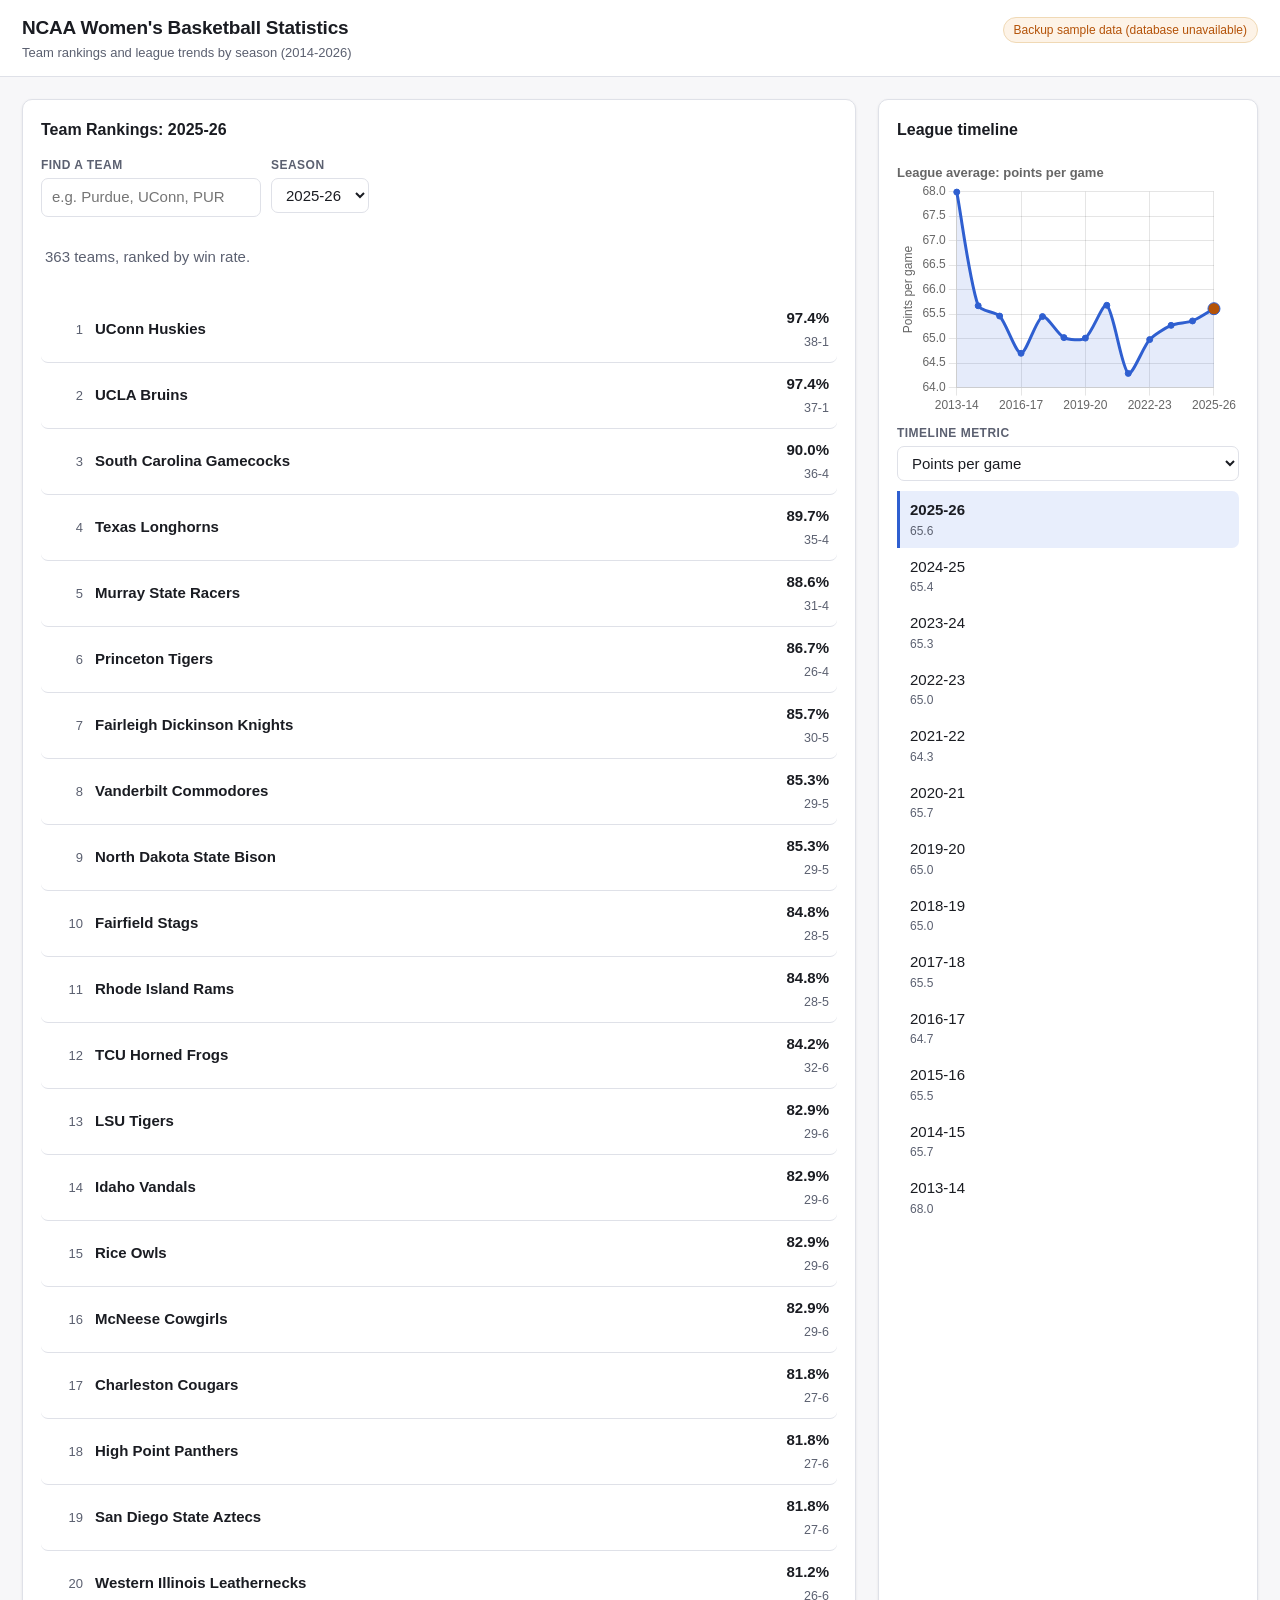
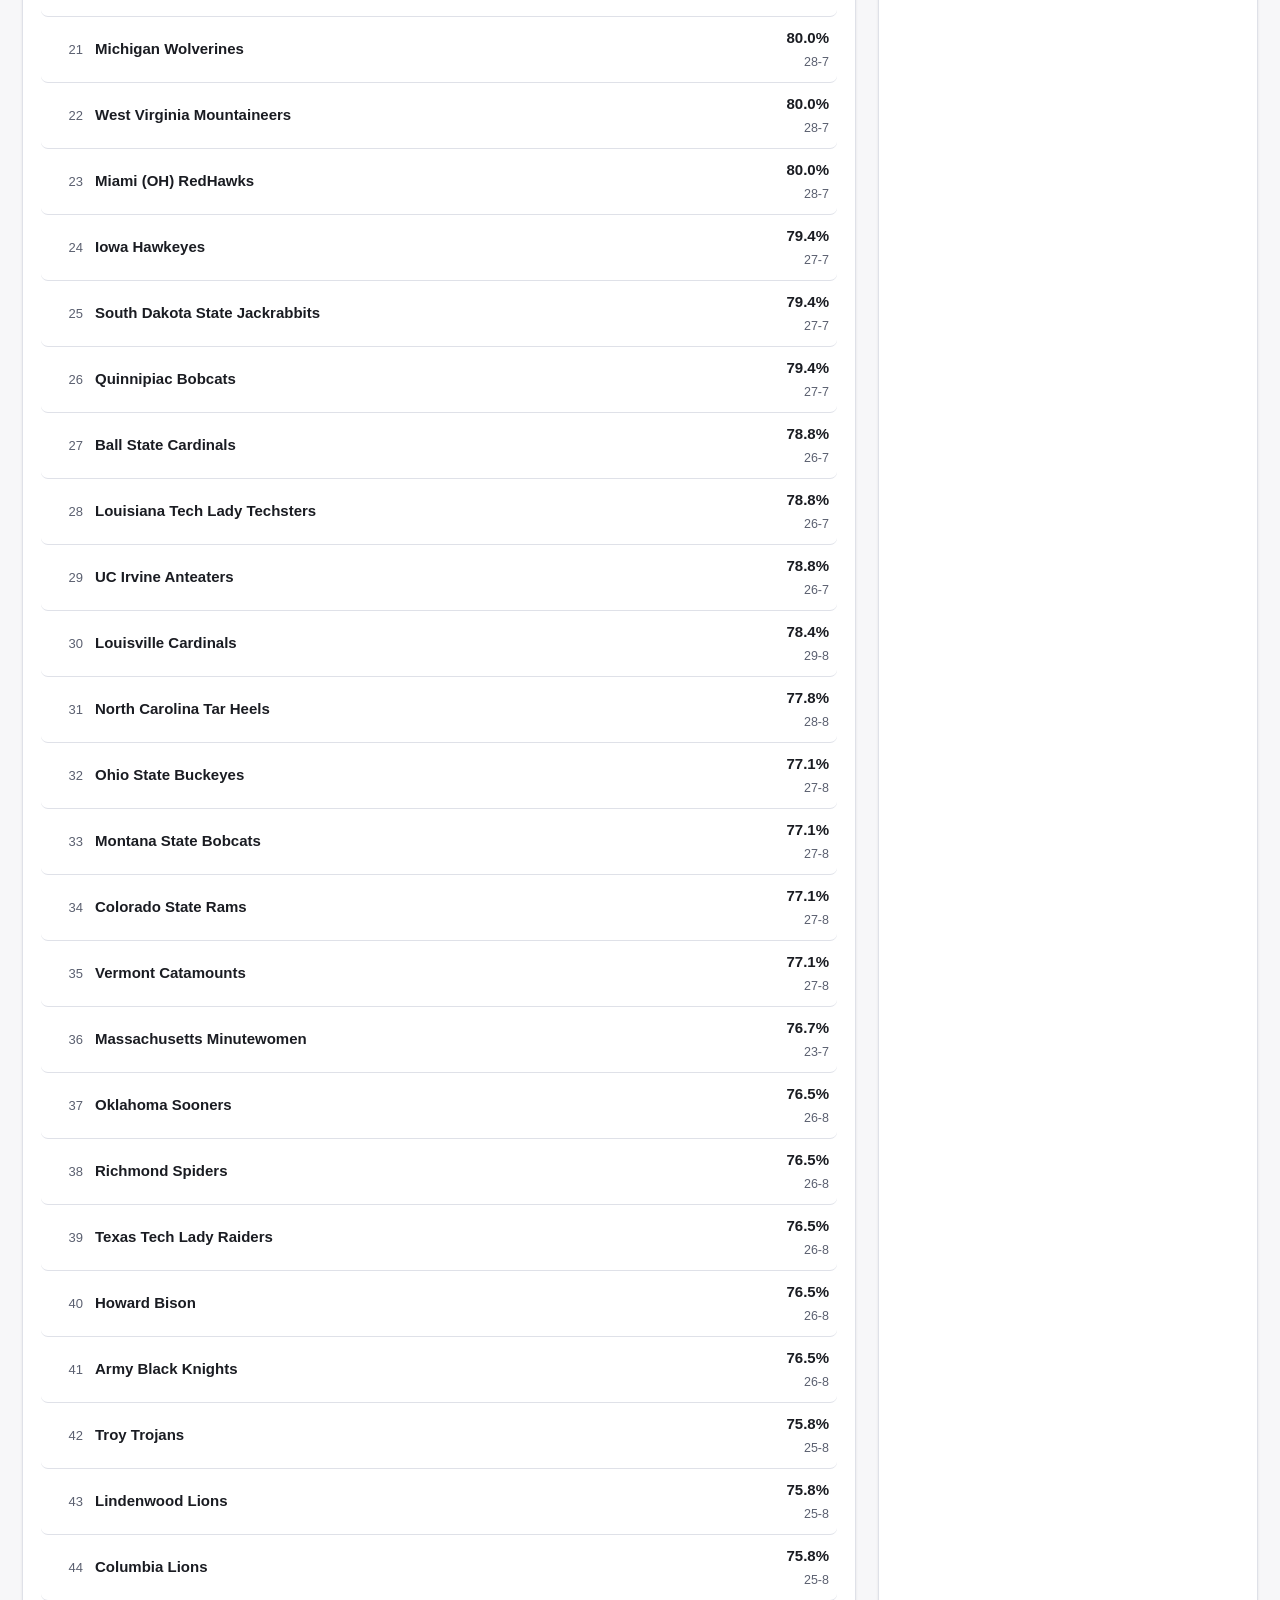
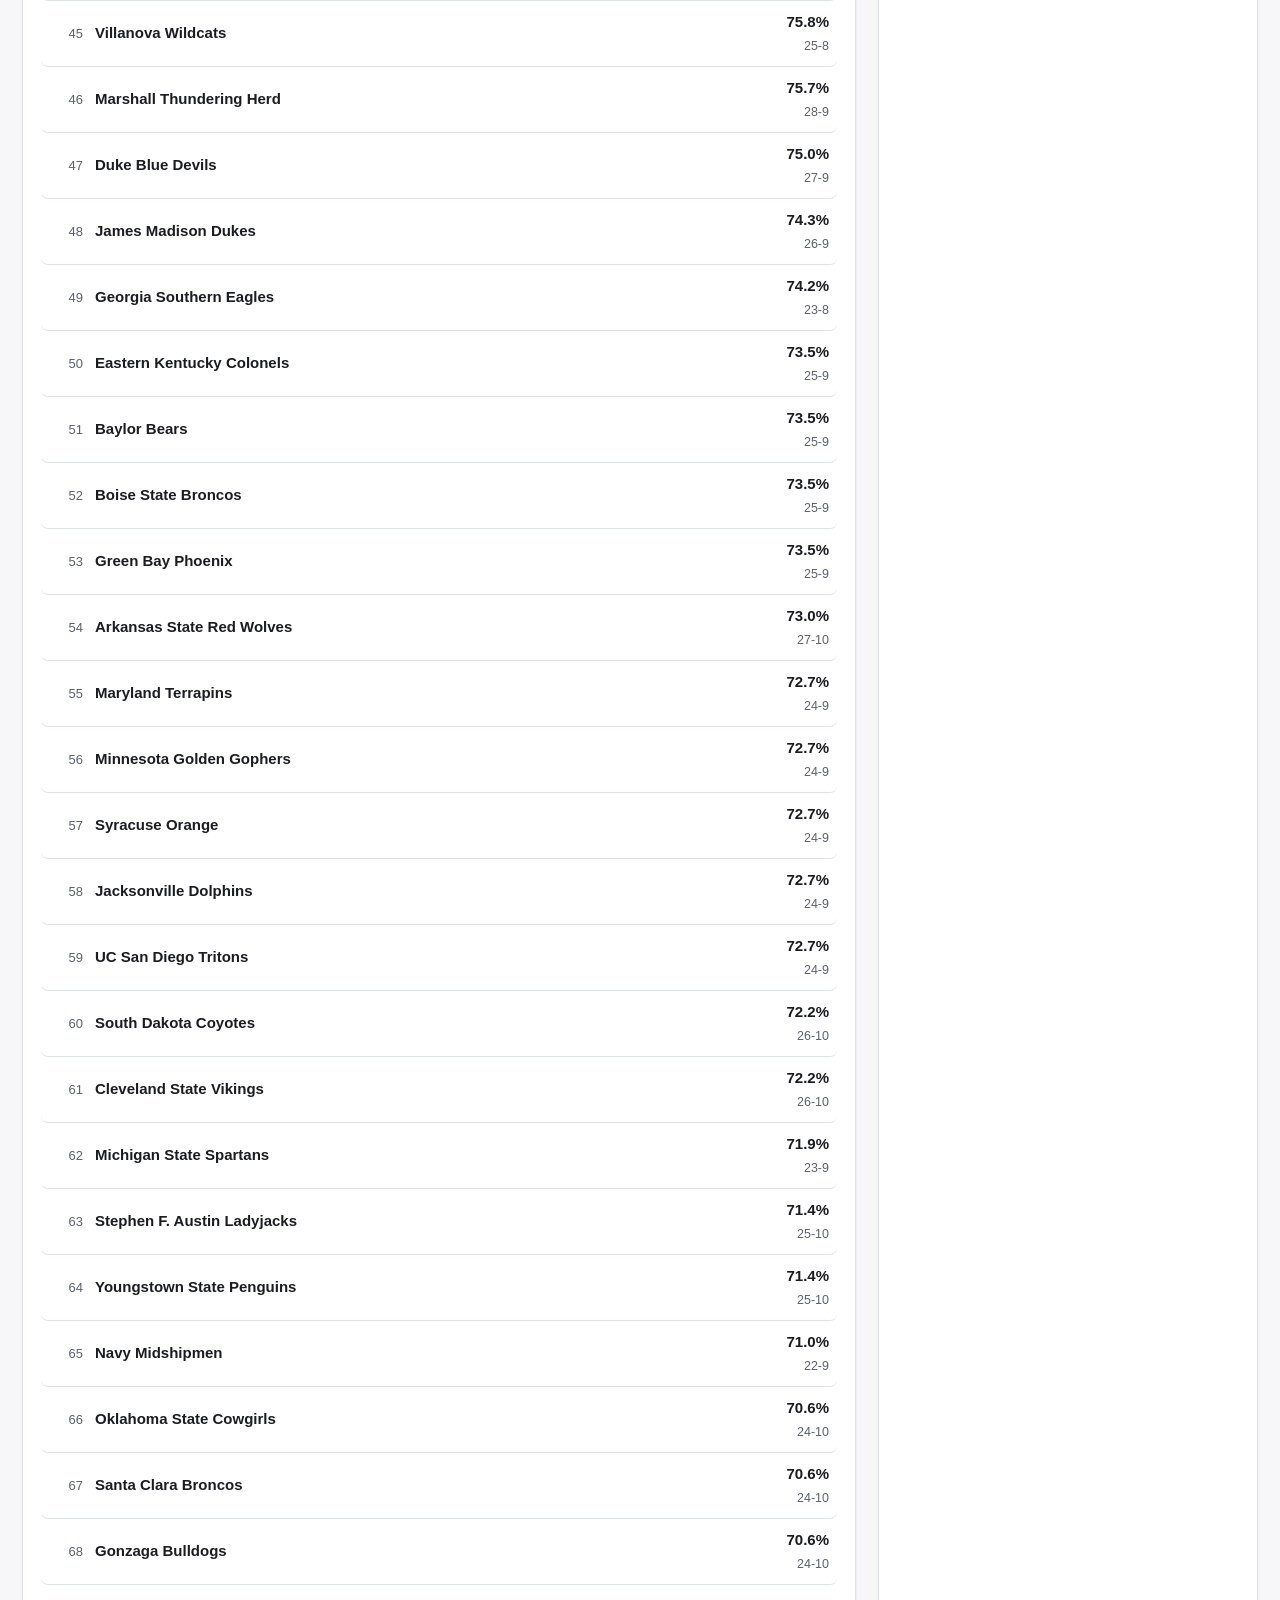
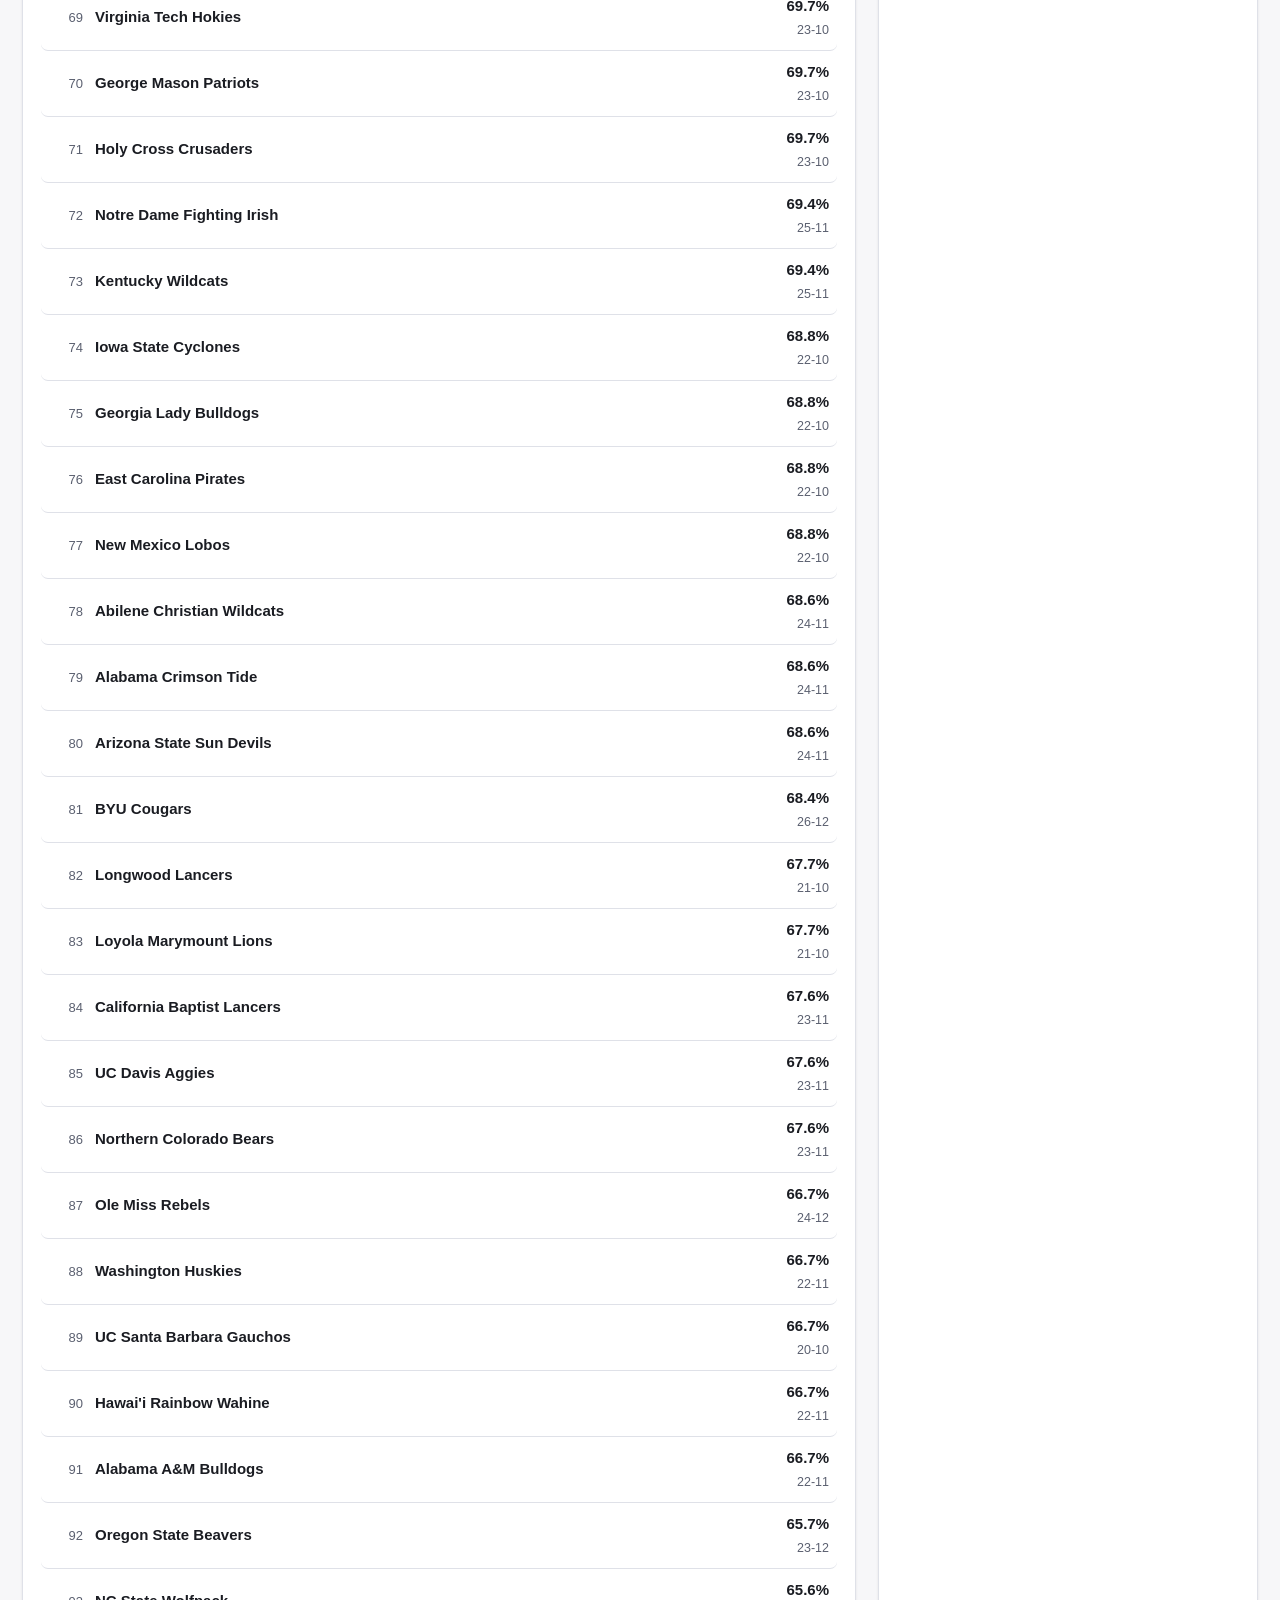
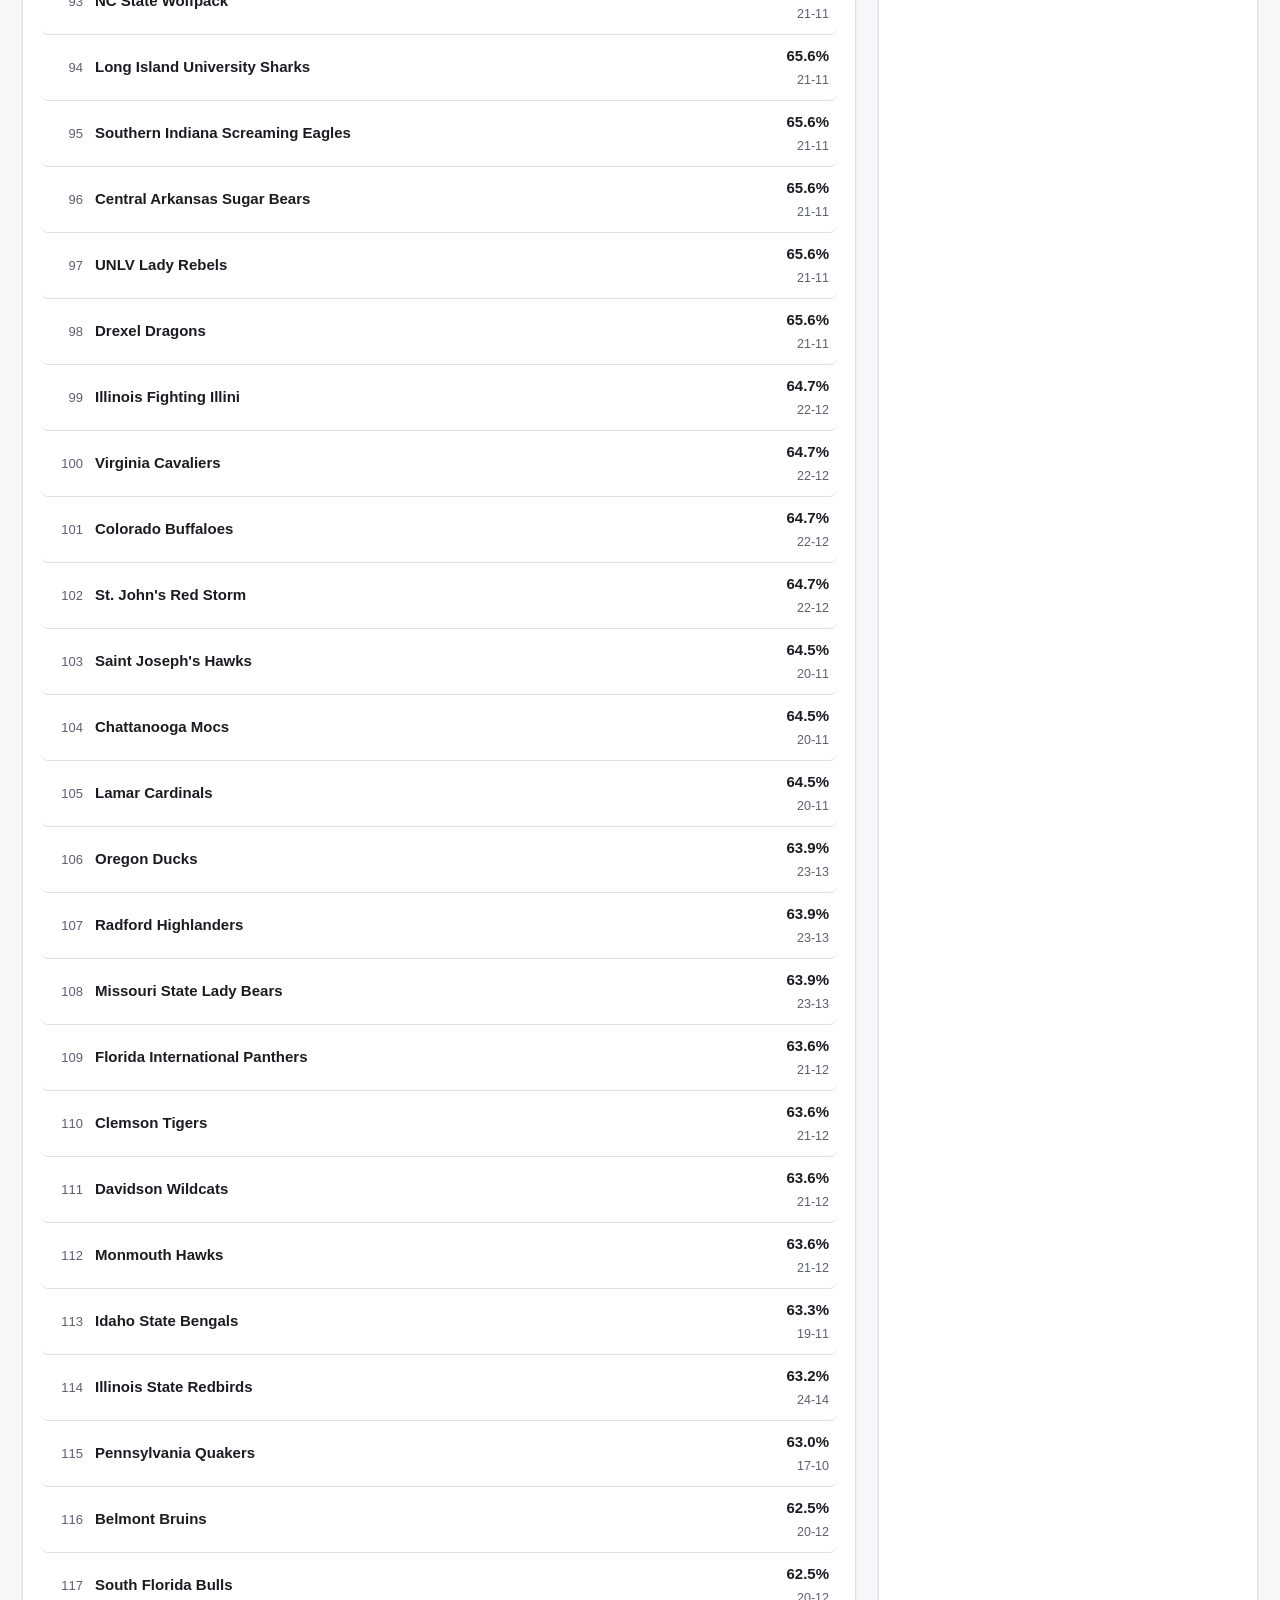
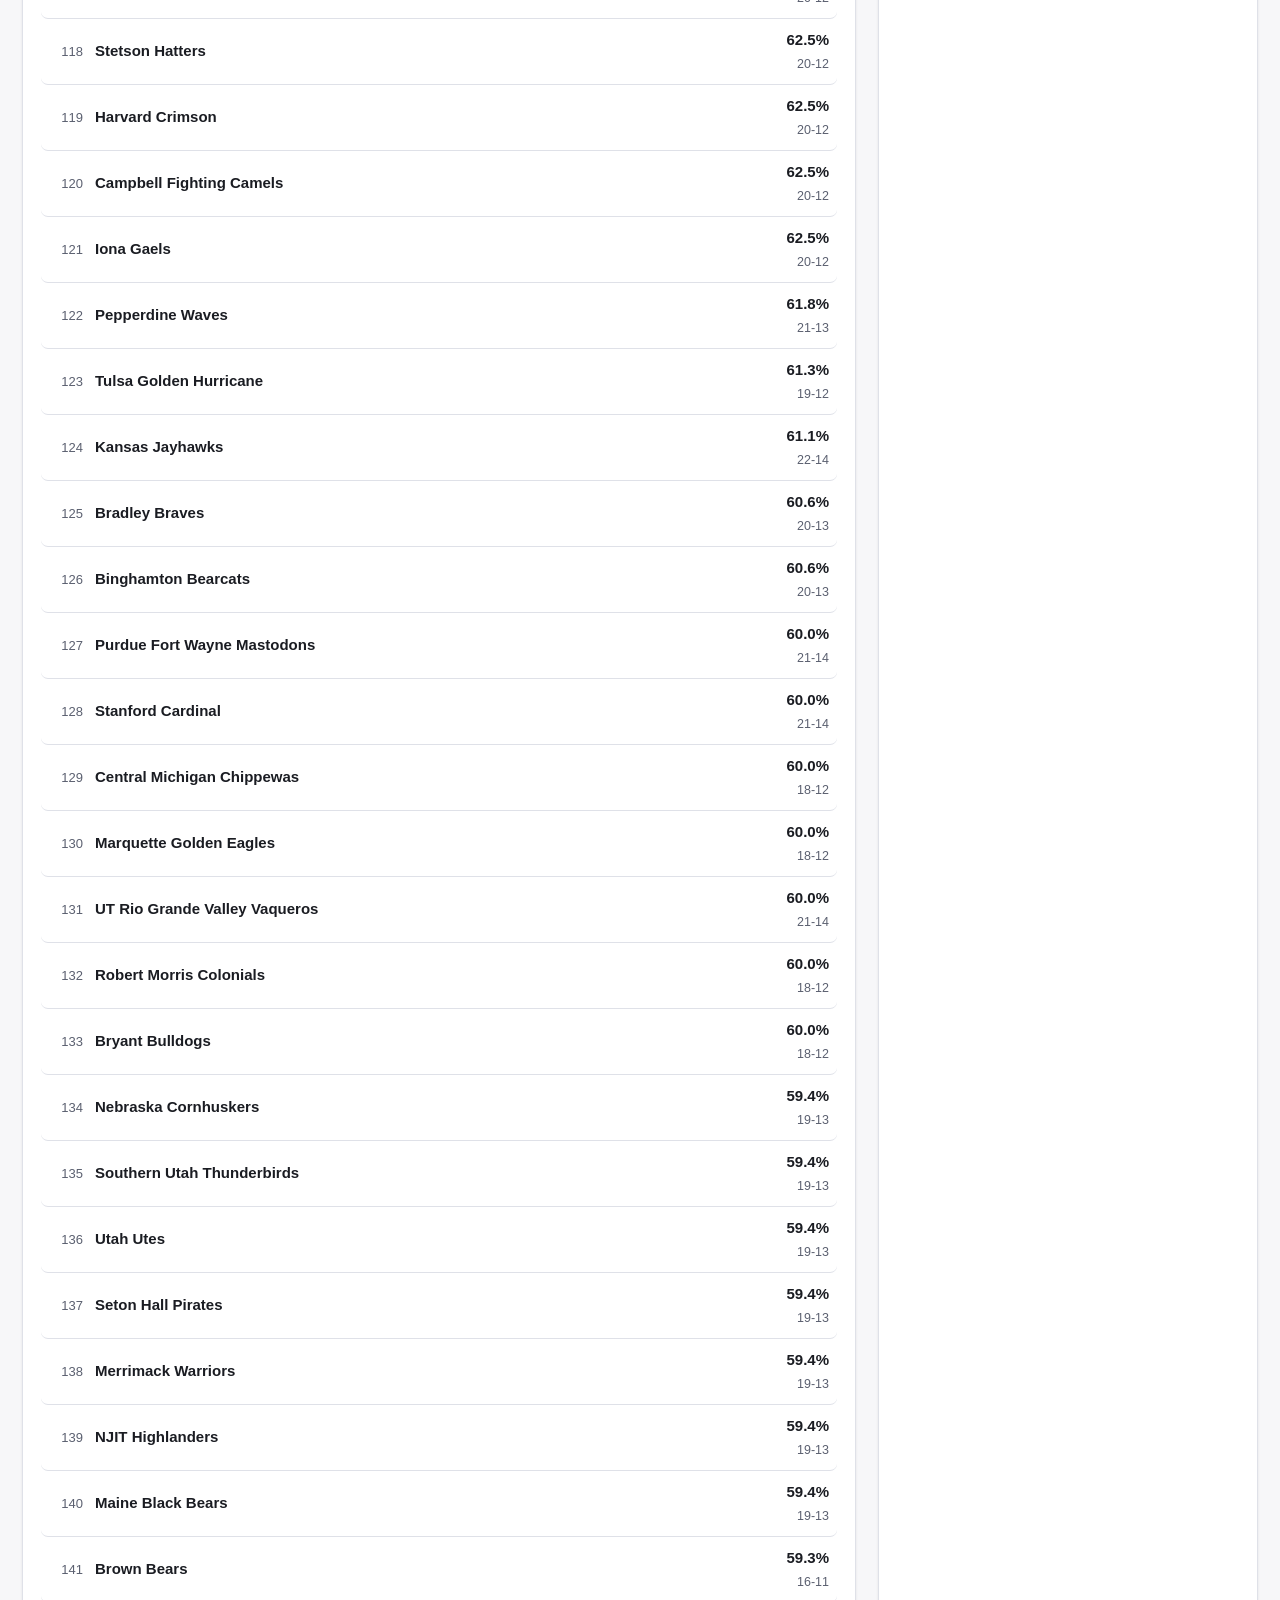
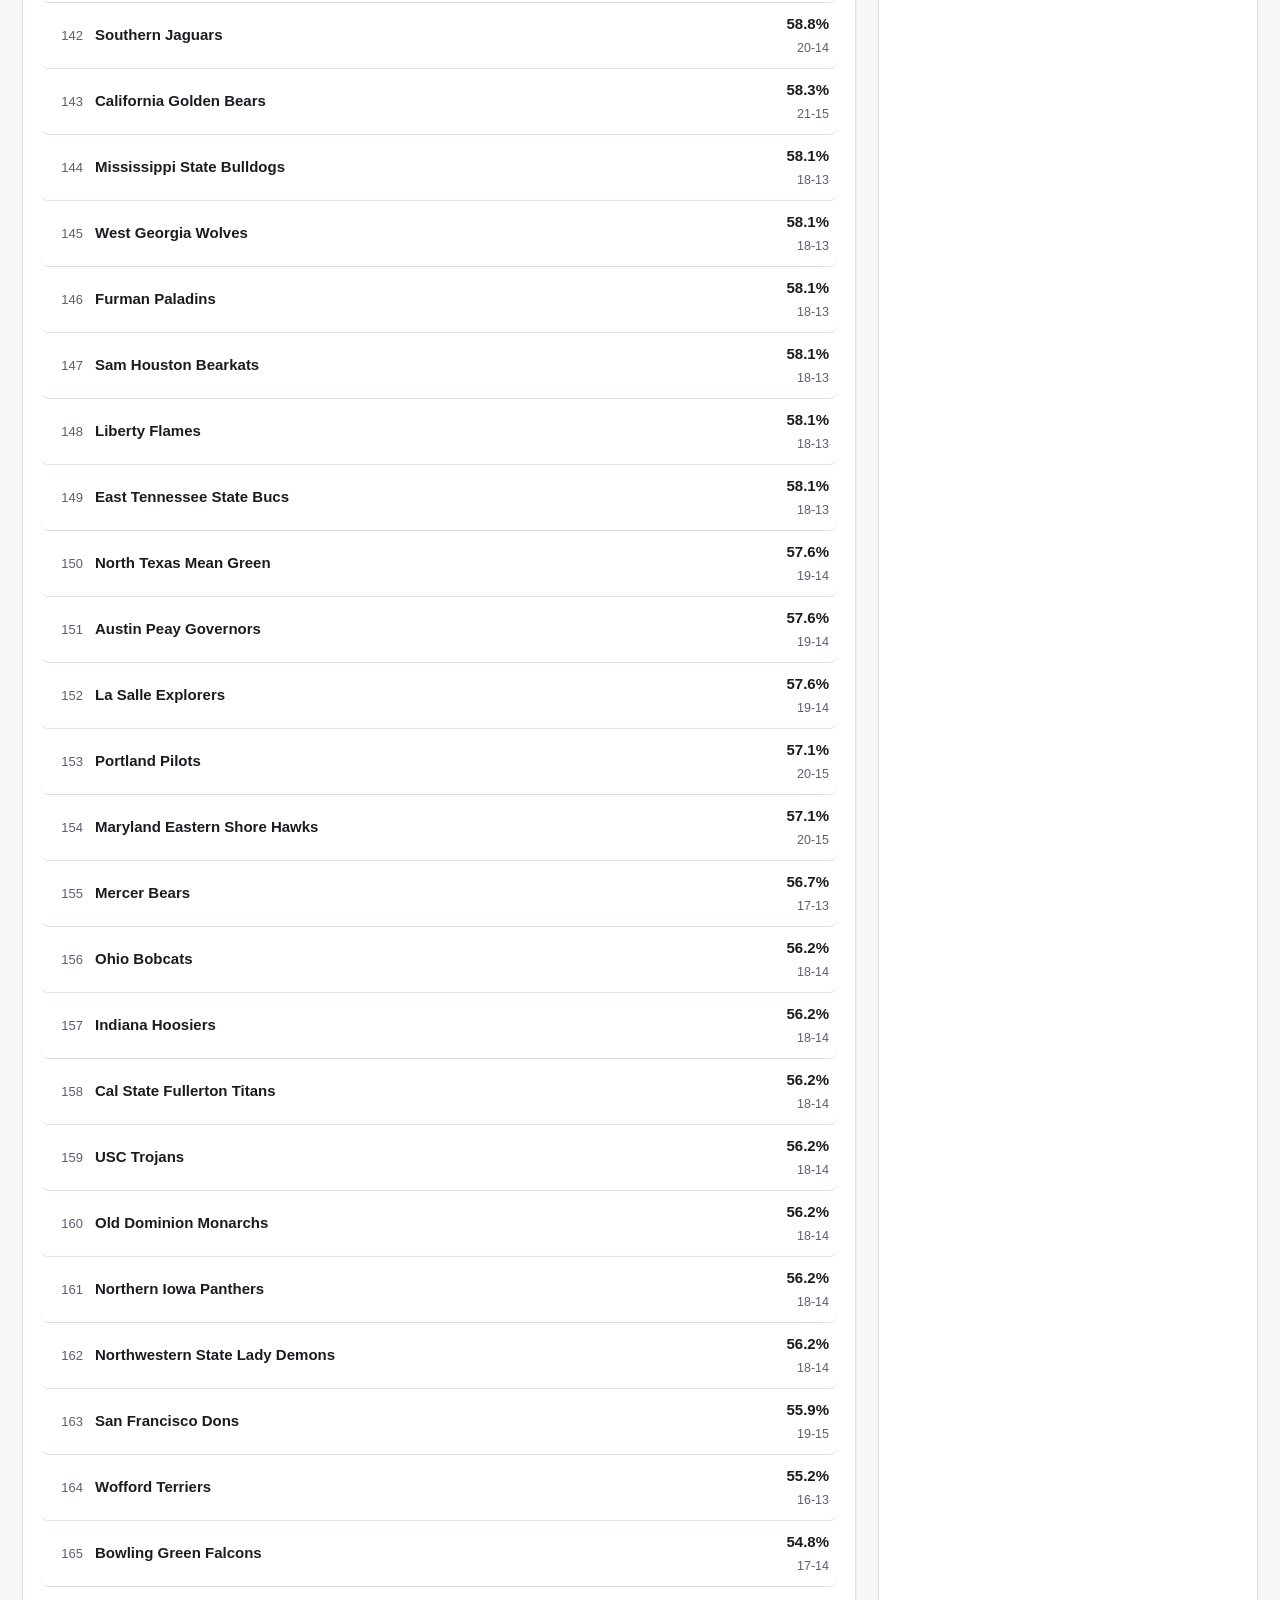
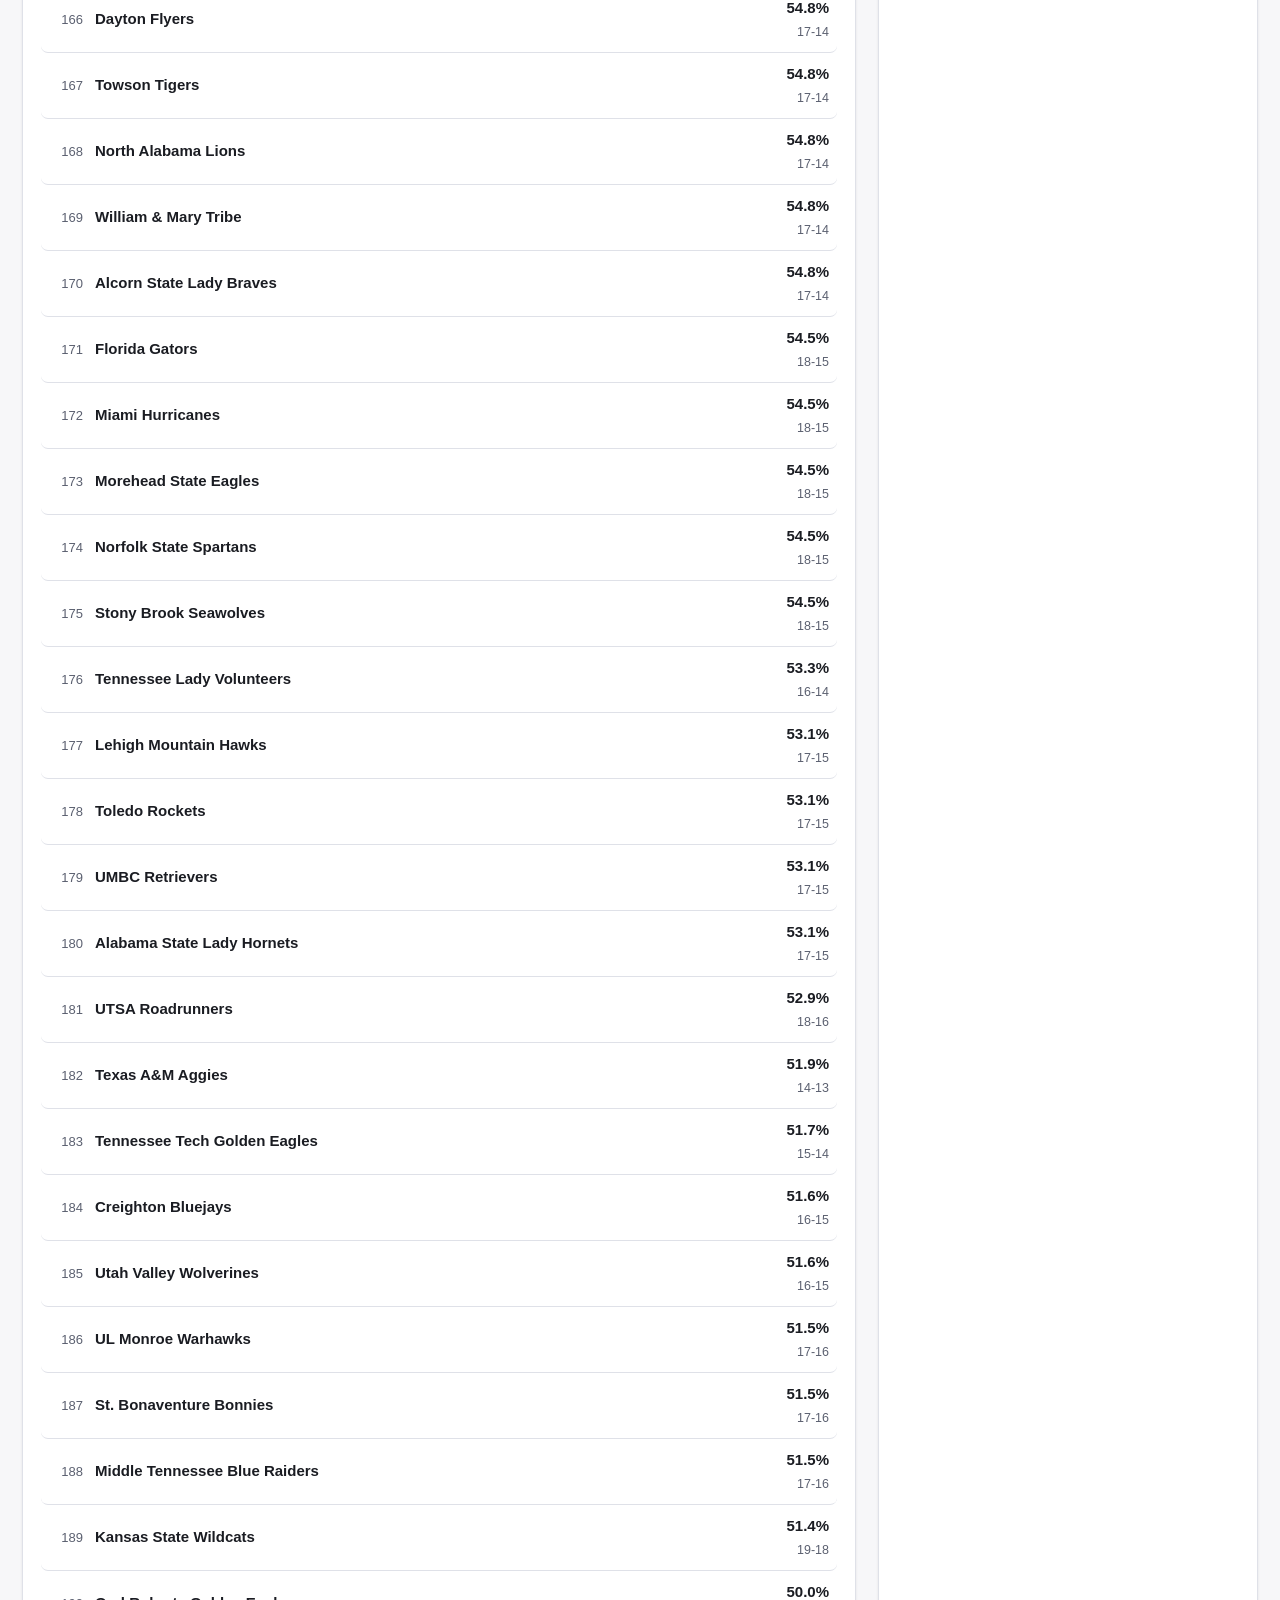
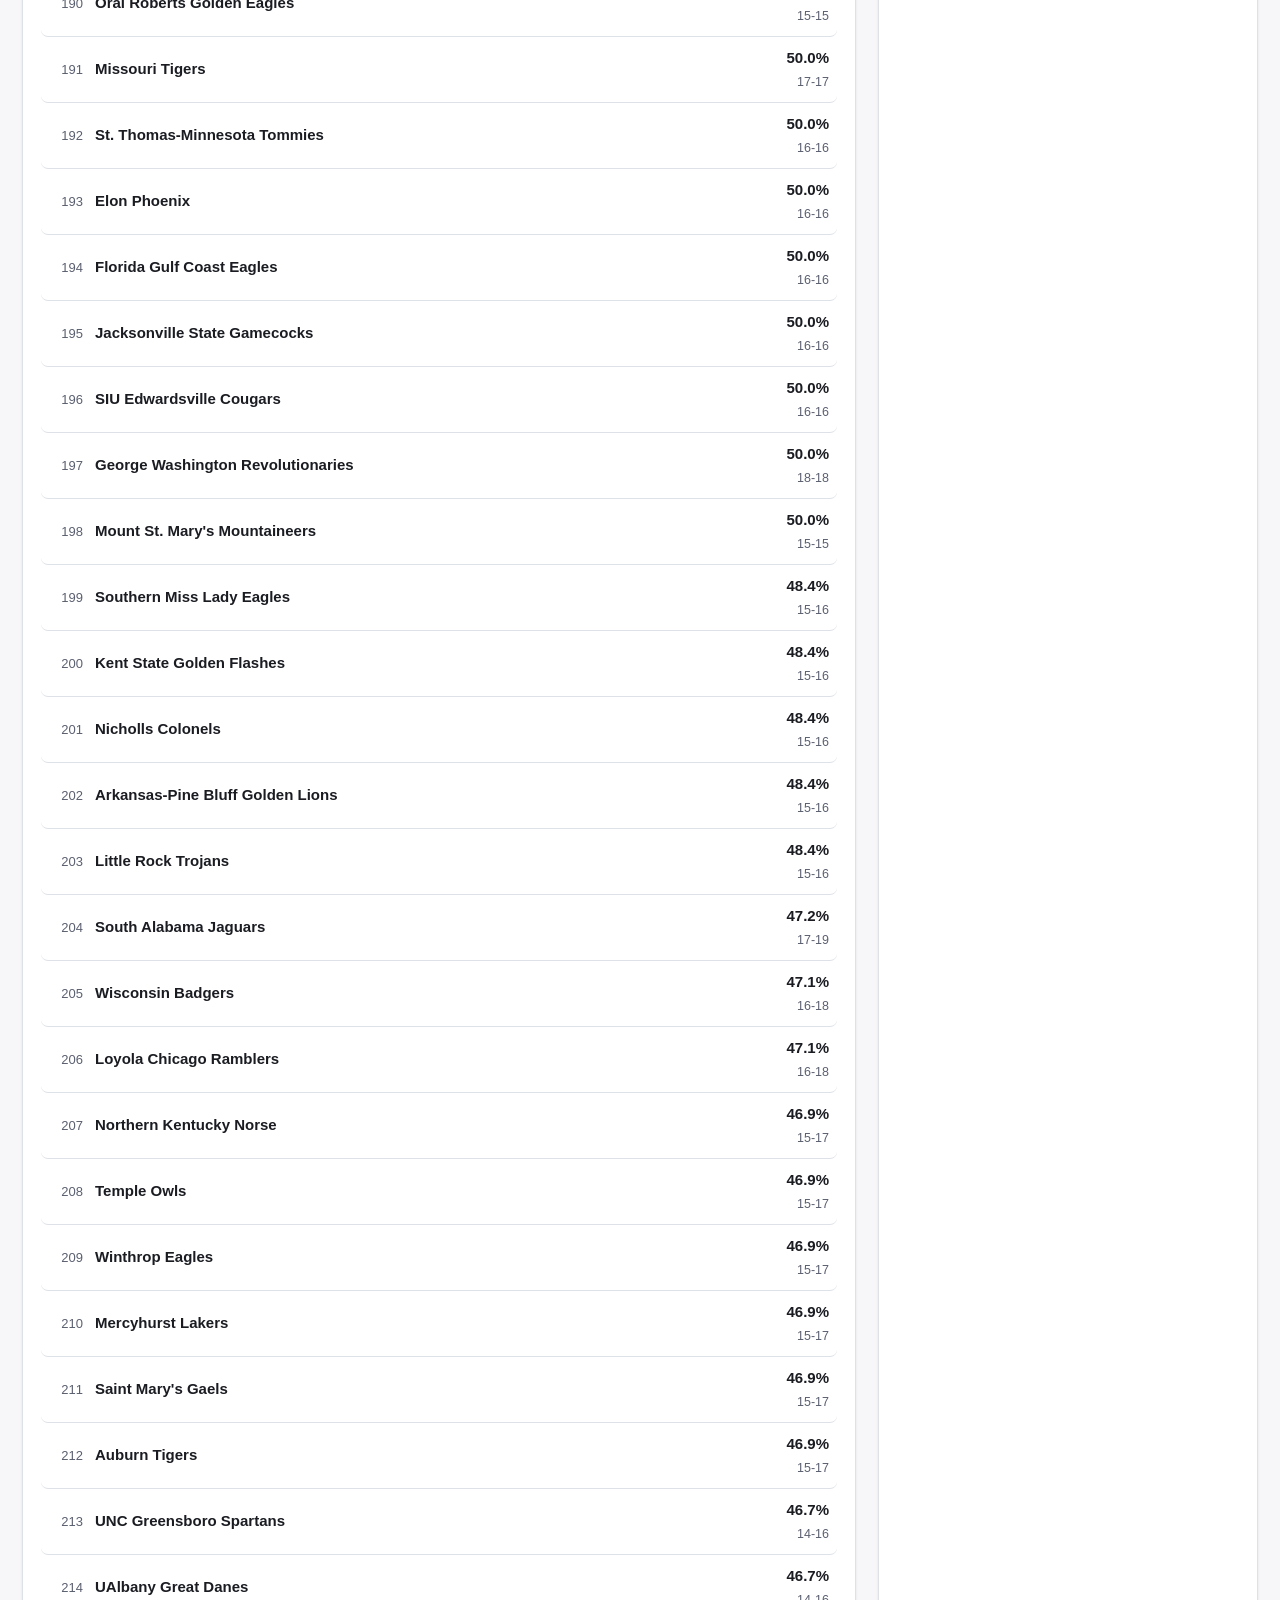
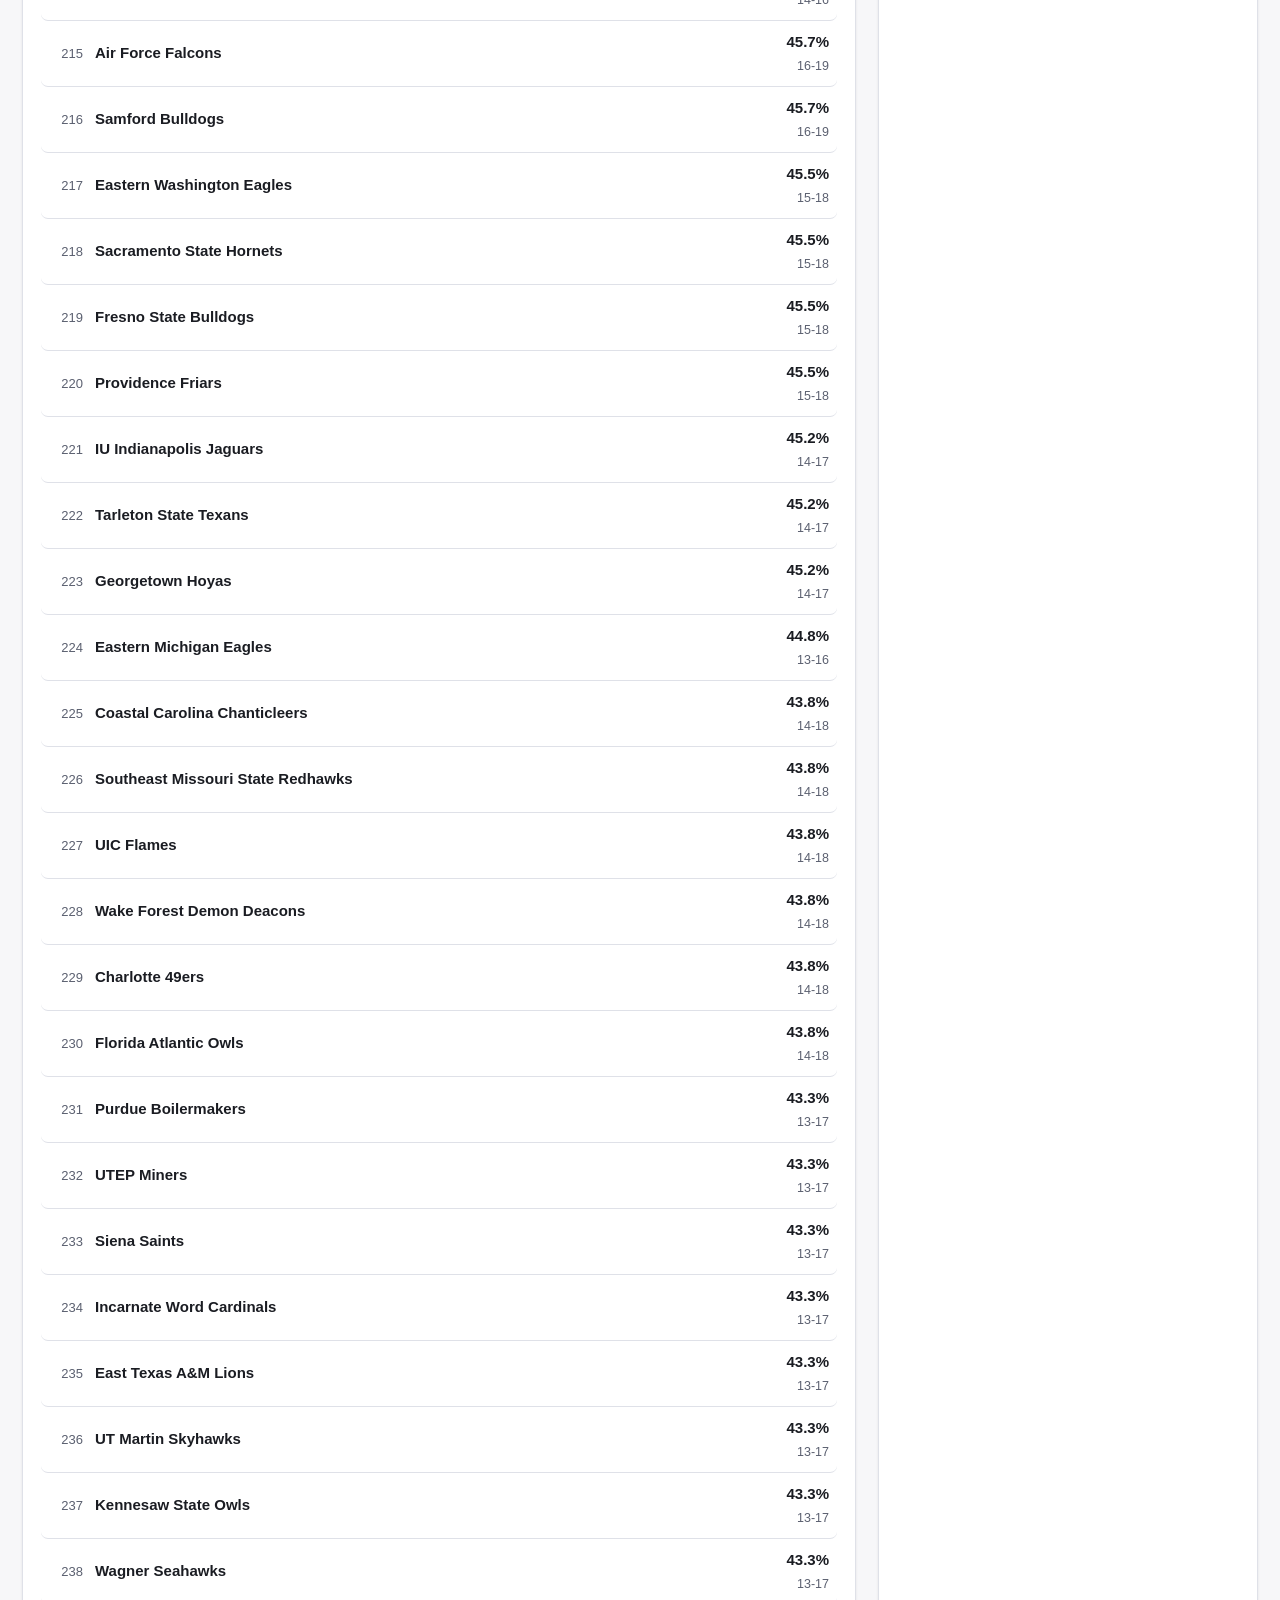
<file: index.html>
<!DOCTYPE html>
<html lang="en">
<head>
  <meta charset="utf-8">
  <meta name="viewport" content="width=device-width, initial-scale=1">
  <title>NCAA Women's Basketball - Season Overview</title>
  <link rel="stylesheet" href="css/styles.css">
</head>
<body>
  <a class="skip-link" href="#team-list">Skip to team rankings</a>

  <header class="masthead">
    <div class="masthead-inner">
      <div>
        <h1>NCAA Women's Basketball Statistics</h1>
        <p class="subtitle">Team rankings and league trends by season (2014-2026)</p>
      </div>
      <span id="source-pill" class="source-pill">Connecting...</span>
    </div>
  </header>

  <main class="layout">
    <section class="panel" aria-labelledby="rankings-heading">
      <h2 id="rankings-heading">Team Rankings: <span id="season-label">...</span></h2>

      <div class="controls">
        <div class="field">
          <label for="search">Find a team</label>
          <input type="search" id="search" placeholder="e.g. Purdue, UConn, PUR"
                 autocomplete="off">
        </div>
        <div class="field">
          <label for="season-select">Season</label>
          <select id="season-select"></select>
        </div>
      </div>

      <p id="list-status" class="status" role="status">Loading teams...</p>
      <ul class="team-list" id="team-list"></ul>
    </section>

    <aside class="panel" aria-labelledby="timeline-heading">
      <h2 id="timeline-heading">League timeline</h2>

      <div class="chart-box">
        <canvas id="trend-chart"
                aria-label="Line chart of league average points, assists and fouls per game by season"
                role="img"></canvas>
      </div>

      <div class="field" style="margin-bottom: 10px;">
        <label for="trend-metric">Timeline metric</label>
        <select id="trend-metric">
          <option value="avg_points">Points per game</option>
          <option value="avg_assists">Assists per game</option>
          <option value="avg_fouls">Fouls per game</option>
          <option value="avg_steals">Steals per game</option>
          <option value="avg_blocks">Blocks per game</option>
          <option value="avg_three_pt_attempts">3-point attempts per game</option>
          <option value="avg_offensive_rebounds">Offensive rebounds per game</option>
          <option value="avg_defensive_rebounds">Defensive rebounds per game</option>
        </select>
      </div>

      <div id="season-timeline" role="list"></div>
    </aside>
  </main>

  <footer class="page-footer">
    Source: NCAA Women's Basketball dataset (BTAA Love Data Week), box scores via ESPN.
    Seasons from 2013-14; teams with fewer than 15 games in a season are excluded.
  </footer>

  <script src="js/chart.umd.min.js"></script>
  <script src="data/sample.js"></script>
  <script src="js/data.js"></script>
  <script src="js/overview.js"></script>
</body>
</html>
</file>
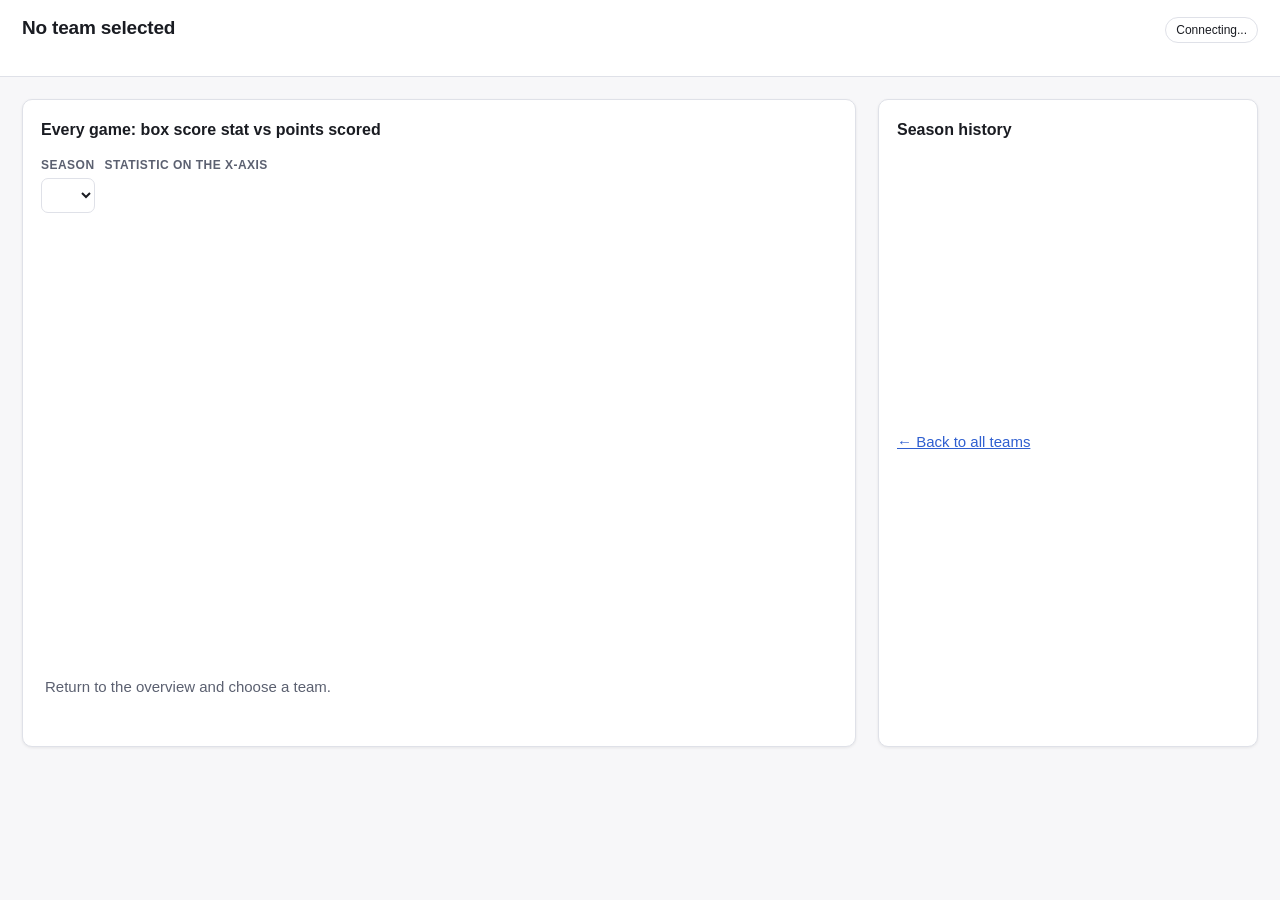
<file: team.html>
<!DOCTYPE html>
<html lang="en">
<head>
  <meta charset="utf-8">
  <meta name="viewport" content="width=device-width, initial-scale=1">
  <title>NCAA Women's Basketball - Team Detail</title>
  <link rel="stylesheet" href="css/styles.css">
</head>
<body>
  <a class="skip-link" href="#scatter-heading">Skip to the game chart</a>

  <header class="masthead">
    <div class="masthead-inner">
      <div>
        <h1 id="team-heading">Loading team...</h1>
        <p class="subtitle" id="team-record">&nbsp;</p>
      </div>
      <span id="source-pill" class="source-pill">Connecting...</span>
    </div>
  </header>

  <main class="layout">
    <section class="panel" aria-labelledby="scatter-heading">
      <h2 id="scatter-heading">Every game: box score stat vs points scored</h2>

      <div class="controls">
        <div class="field">
          <label for="season-select">Season</label>
          <select id="season-select"></select>
        </div>
        <div class="field">
          <label id="stat-label" for="stat-toggles">Statistic on the x-axis</label>
          <div class="toggle-group" id="stat-toggles" role="group"
               aria-labelledby="stat-label"></div>
        </div>
      </div>

      <div class="chart-box tall">
        <canvas id="scatter-chart" role="img"
                aria-label="Scatter plot of the selected statistic against points scored, one dot per game"></canvas>
      </div>

      <p id="scatter-status" class="status" role="status">Loading games...</p>
    </section>

    <aside class="panel" aria-labelledby="history-heading">
      <h2 id="history-heading">Season history</h2>

      <div class="chart-box">
        <canvas id="history-chart" role="img"
                aria-label="Bar chart of this team's win rate in each season"></canvas>
      </div>

      <p><a href="index.html">&larr; Back to all teams</a></p>
    </aside>
  </main>

  <script src="js/chart.umd.min.js"></script>
  <script src="data/sample.js"></script>
  <script src="js/data.js"></script>
  <script src="js/team.js"></script>
</body>
</html>
</file>
<file: css/styles.css>
/* NCAA Women's Basketball dashboard - shared styles */

:root {
  --bg: #f7f7f9;
  --surface: #ffffff;
  --ink: #1a1c22;
  --ink-soft: #5b6070;
  --line: #dfe1e8;
  --accent: #2f5fd0;
  --accent-soft: #e8eefc;
  --win: #1f7a5a;
  --loss: #b4451f;
  --focus: #b45309;
  --radius: 10px;
  --shadow: 0 1px 3px rgba(20, 22, 30, .08);
}

* { box-sizing: border-box; }

body {
  margin: 0;
  background: var(--bg);
  color: var(--ink);
  font: 15px/1.5 -apple-system, BlinkMacSystemFont, "Segoe UI", Roboto, Helvetica, Arial, sans-serif;
}

a { color: var(--accent); }

/* ---------- page chrome ---------- */

.masthead {
  background: var(--surface);
  border-bottom: 1px solid var(--line);
  padding: 14px 22px;
}

.masthead-inner {
  display: flex;
  flex-wrap: wrap;
  align-items: baseline;
  gap: 10px 16px;
  max-width: 1400px;
  margin: 0 auto;
}

.masthead h1 {
  font-size: 19px;
  margin: 0;
  letter-spacing: -0.01em;
}

.masthead .subtitle {
  color: var(--ink-soft);
  font-size: 13px;
  margin: 0;
}

.source-pill {
  margin-left: auto;
  font-size: 12px;
  padding: 3px 10px;
  border-radius: 999px;
  border: 1px solid var(--line);
  white-space: nowrap;
}

.source-pill.is-live { background: #eaf6f0; border-color: #bfe0d0; color: var(--win); }
.source-pill.is-fallback { background: #fdf3e7; border-color: #f0d9b5; color: var(--focus); }

.layout {
  display: grid;
  grid-template-columns: minmax(0, 1fr) 380px;
  gap: 22px;
  max-width: 1400px;
  margin: 0 auto;
  padding: 22px;
}

@media (max-width: 960px) {
  .layout { grid-template-columns: minmax(0, 1fr); }
}

.panel {
  background: var(--surface);
  border: 1px solid var(--line);
  border-radius: var(--radius);
  box-shadow: var(--shadow);
  padding: 18px;
}

.panel h2 {
  font-size: 16px;
  margin: 0 0 14px;
}

/* ---------- controls ---------- */

.controls {
  display: flex;
  flex-wrap: wrap;
  gap: 10px;
  margin-bottom: 14px;
}

.field { display: flex; flex-direction: column; gap: 4px; }

.field label {
  font-size: 12px;
  color: var(--ink-soft);
  font-weight: 600;
  text-transform: uppercase;
  letter-spacing: .04em;
}

input[type="search"], select, button {
  font: inherit;
  padding: 7px 10px;
  border: 1px solid var(--line);
  border-radius: 7px;
  background: var(--surface);
  color: var(--ink);
}

input[type="search"] { min-width: 220px; }

:focus-visible {
  outline: 3px solid var(--focus);
  outline-offset: 2px;
}

.toggle-group { display: flex; flex-wrap: wrap; gap: 6px; }

.toggle {
  cursor: pointer;
  border-radius: 999px;
  padding: 6px 13px;
  font-size: 13px;
}

.toggle[aria-pressed="true"] {
  background: var(--accent-soft);
  border-color: var(--accent);
  color: var(--accent);
  font-weight: 600;
}

/* ---------- team list ---------- */

.team-list { list-style: none; margin: 0; padding: 0; }

.team-row {
  display: grid;
  grid-template-columns: 34px 1fr auto;
  gap: 12px;
  align-items: center;
  width: 100%;
  text-align: left;
  padding: 10px 8px;
  border: 0;
  border-bottom: 1px solid var(--line);
  background: none;
  cursor: pointer;
  font: inherit;
  color: inherit;
}

.team-row:hover { background: var(--accent-soft); }

.rank {
  font-variant-numeric: tabular-nums;
  color: var(--ink-soft);
  font-size: 13px;
  text-align: right;
}

.team-name { font-weight: 600; }

.record {
  text-align: right;
  font-variant-numeric: tabular-nums;
}

.record .win-rate { font-weight: 700; }
.record .wl { color: var(--ink-soft); font-size: 12.5px; }

/* ---------- timeline ---------- */

.season-button {
  display: block;
  width: 100%;
  text-align: left;
  border: 0;
  border-left: 3px solid transparent;
  background: none;
  font: inherit;
  color: inherit;
  padding: 8px 10px;
  cursor: pointer;
  border-radius: 0 7px 7px 0;
}

.season-button:hover { background: var(--accent-soft); }

.season-button[aria-current="true"] {
  border-left-color: var(--accent);
  background: var(--accent-soft);
  font-weight: 700;
}

.season-button .season-meta {
  display: block;
  font-size: 12px;
  color: var(--ink-soft);
  font-weight: 400;
}

.chart-box { position: relative; height: 260px; margin-bottom: 8px; }
.chart-box.tall { height: 420px; }

.page-footer {
  color: var(--ink-soft);
  font-size: 12px;
  max-width: 1400px;
  margin: 0 auto;
  padding: 0 22px 22px;
}

.status {
  color: var(--ink-soft);
  padding: 14px 4px;
}

/* Visible only to screen readers. */
.sr-only {
  position: absolute;
  width: 1px; height: 1px;
  padding: 0; margin: -1px;
  overflow: hidden;
  clip: rect(0 0 0 0);
  white-space: nowrap;
  border: 0;
}

.skip-link {
  position: absolute;
  left: -999px;
  background: var(--surface);
  padding: 10px 14px;
  z-index: 10;
}

.skip-link:focus { left: 12px; top: 10px; }
</file>
